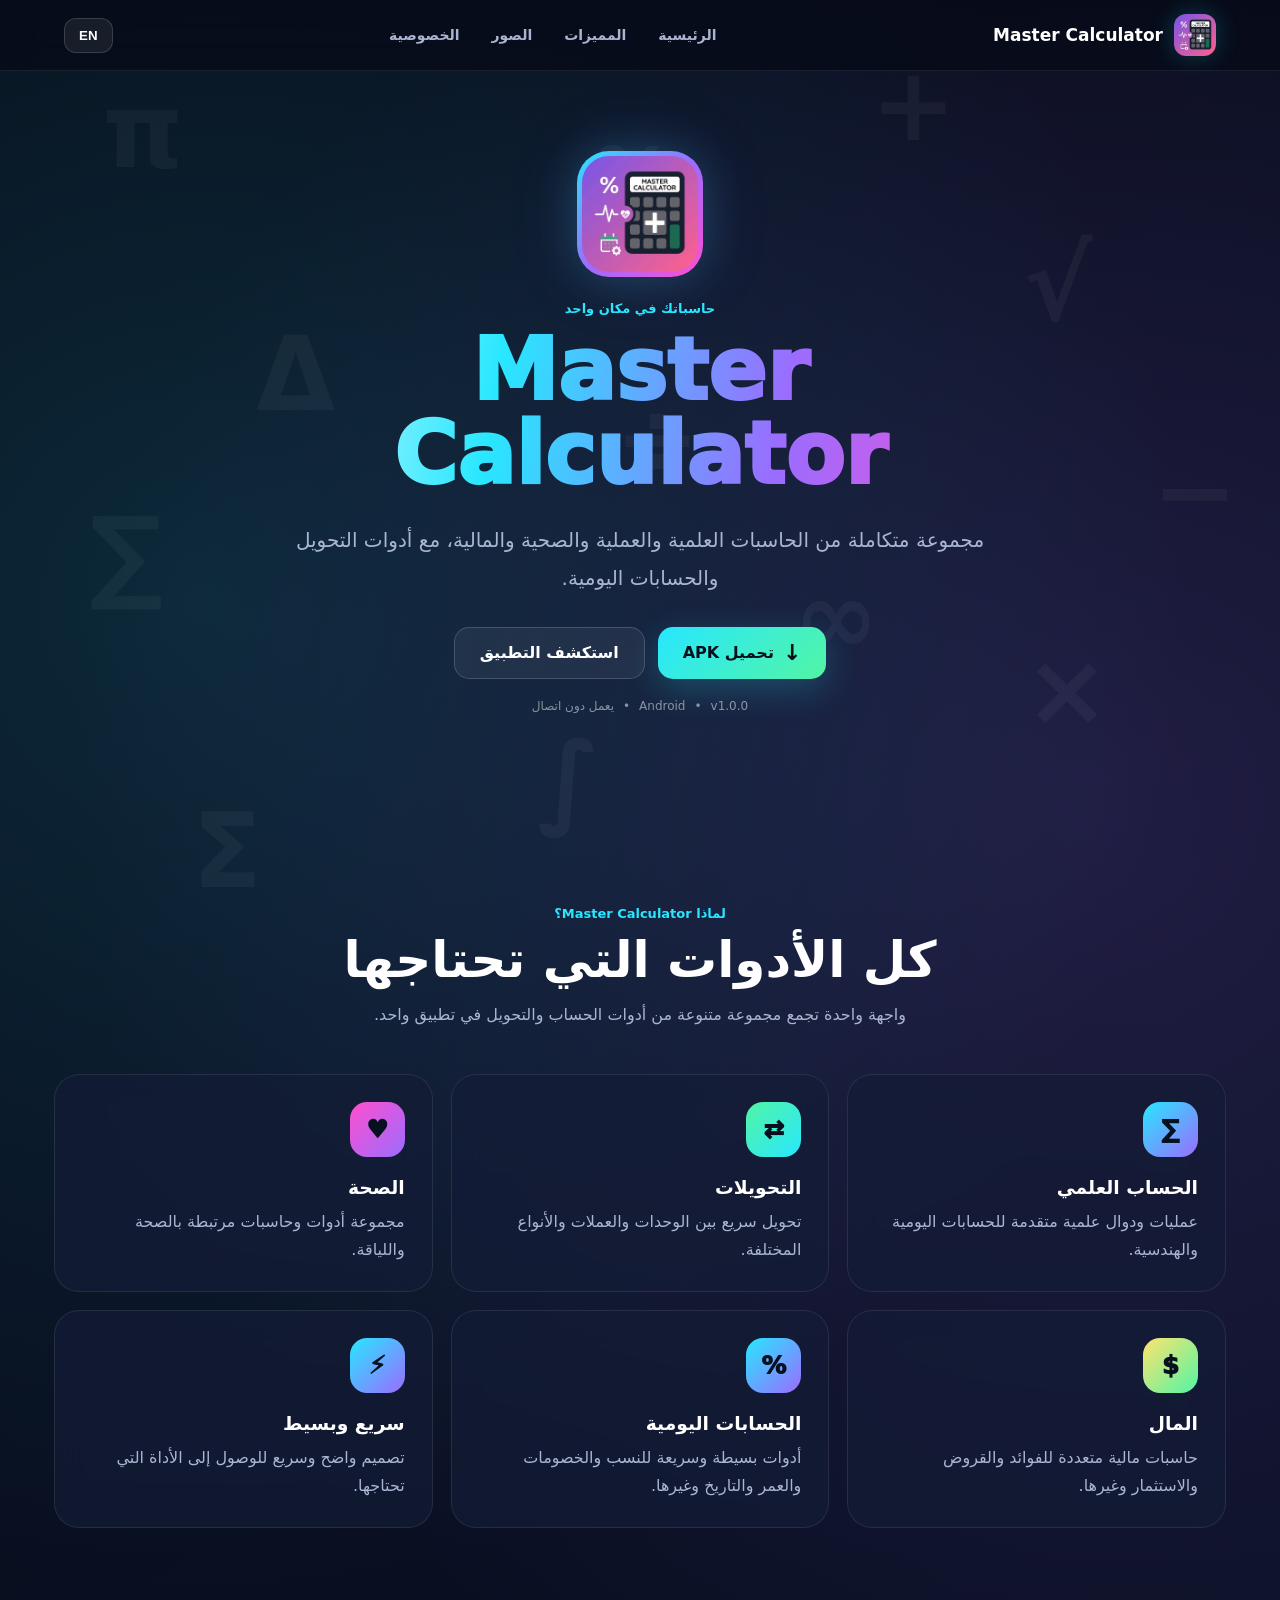
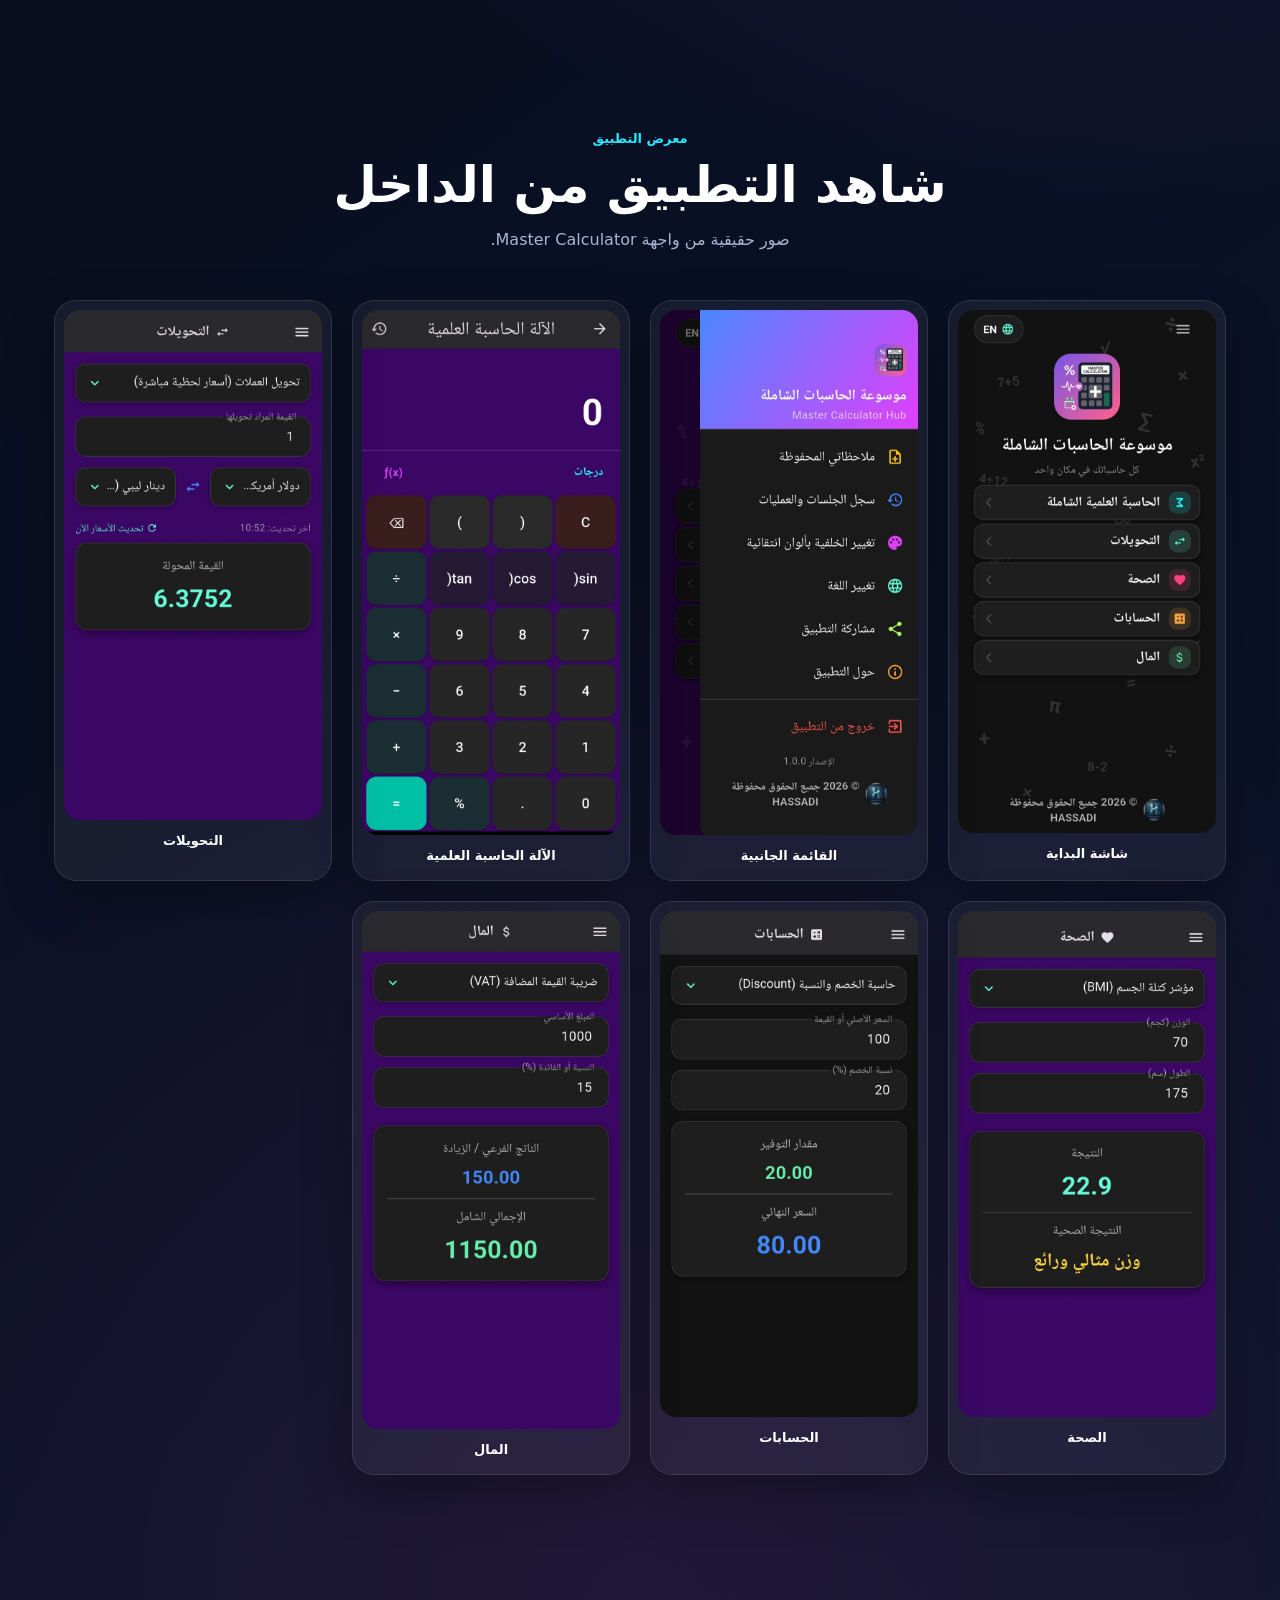
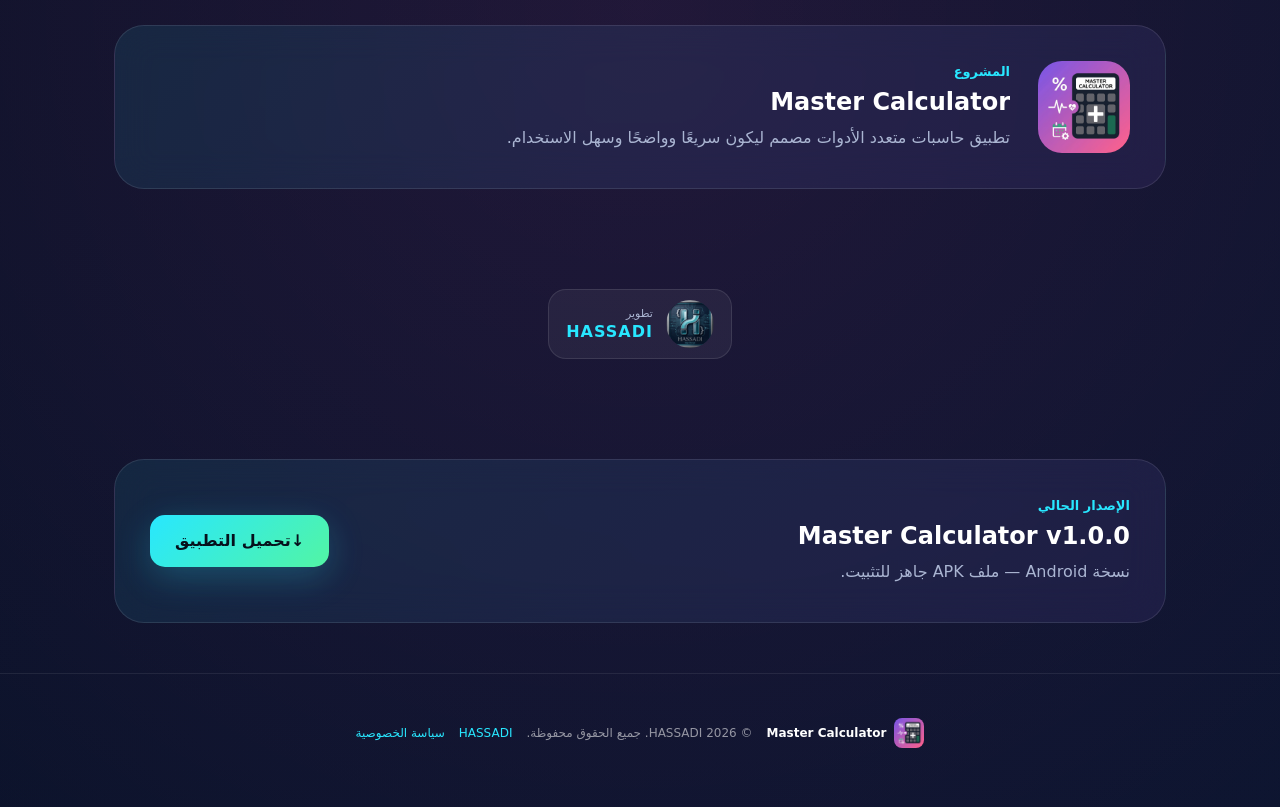
<file: index.html>
<!DOCTYPE html>
<html lang="ar" dir="rtl">

<head>
  <meta charset="UTF-8">

  <meta name="viewport"
        content="width=device-width, initial-scale=1.0">

  <meta name="theme-color" content="#070b18">

  <meta name="description"
        content="Master Calculator — مجموعة متكاملة من الحاسبات العلمية والصحية والمالية والتحويلات.">

  <title>Master Calculator</title>

  <link rel="icon"
        href="assets/screens/icons/app_icon.png">

  <link rel="stylesheet"
        href="style.css">
</head>

<body>

  <div class="math-bg" aria-hidden="true">
    <span>π</span>
    <span>√</span>
    <span>∑</span>
    <span>×</span>
    <span>÷</span>
    <span>∫</span>
    <span>％</span>
    <span>∞</span>
    <span>Δ</span>
    <span>Σ</span>
    <span>+</span>
    <span>−</span>
  </div>

  <header class="topbar">

    <a class="brand" href="#home">
      <img
        src="assets/screens/icons/app_icon.png"
        alt="Master Calculator">

      <span>Master Calculator</span>
    </a>

    <nav class="nav">

      <a href="#home"
         data-ar="الرئيسية"
         data-en="Home">
        الرئيسية
      </a>

      <a href="#features"
         data-ar="المميزات"
         data-en="Features">
        المميزات
      </a>

      <a href="#screenshots"
         data-ar="الصور"
         data-en="Screenshots">
        الصور
      </a>

      <a href="privacy.html"
         data-ar="الخصوصية"
         data-en="Privacy">
        الخصوصية
      </a>

    </nav>

    <button
      class="language-button"
      id="languageButton"
      type="button">
      EN
    </button>

  </header>


  <main id="home">

    <!-- HERO -->

    <section class="hero">

      <div class="hero-content">

        <div class="hero-icon">
          <img
            src="assets/screens/icons/app_icon.png"
            alt="Master Calculator">
        </div>

        <div class="hero-badge"
             data-ar="حاسباتك في مكان واحد"
             data-en="All your calculators in one place">
          حاسباتك في مكان واحد
        </div>

        <h1
          data-ar="Master Calculator"
          data-en="Master Calculator">
          Master Calculator
        </h1>

        <p class="hero-description"
           data-ar="مجموعة متكاملة من الحاسبات العلمية والعملية والصحية والمالية، مع أدوات التحويل والحسابات اليومية."
           data-en="A complete collection of scientific, practical, health and finance calculators, with conversion tools for everyday calculations.">
          مجموعة متكاملة من الحاسبات العلمية والعملية والصحية والمالية،
          مع أدوات التحويل والحسابات اليومية.
        </p>

        <div class="hero-actions">

          <a
            class="download-button"
            href="https://github.com/Ebrahassad/master-calculator-site/releases/download/v1.0.0/master-calculator.apk"
            download="master-calculator.apk">

            <span class="download-icon">↓</span>

            <span
              data-ar="تحميل APK"
              data-en="Download APK">
              تحميل APK
            </span>

          </a>

          <a
            class="secondary-button"
            href="#screenshots"
            data-ar="استكشف التطبيق"
            data-en="Explore the App">
            استكشف التطبيق
          </a>

        </div>

        <div class="version-line">
          <span>v1.0.0</span>
          <span>•</span>
          <span
            data-ar="Android"
            data-en="Android">
            Android
          </span>
          <span>•</span>
          <span
            data-ar="يعمل دون اتصال"
            data-en="Offline Ready">
            يعمل دون اتصال
          </span>
        </div>

      </div>

    </section>


    <!-- FEATURES -->

    <section class="section"
             id="features">

      <div class="section-heading">

        <span class="section-label"
              data-ar="لماذا Master Calculator؟"
              data-en="Why Master Calculator?">
          لماذا Master Calculator؟
        </span>

        <h2
          data-ar="كل الأدوات التي تحتاجها"
          data-en="Everything you need">
          كل الأدوات التي تحتاجها
        </h2>

        <p
          data-ar="واجهة واحدة تجمع مجموعة متنوعة من أدوات الحساب والتحويل في تطبيق واحد."
          data-en="One application bringing together a wide range of calculation and conversion tools.">
          واجهة واحدة تجمع مجموعة متنوعة من أدوات الحساب والتحويل في تطبيق واحد.
        </p>

      </div>


      <div class="feature-grid">

        <article class="feature-card">
          <div class="feature-icon">∑</div>
          <h3
            data-ar="الحساب العلمي"
            data-en="Scientific">
            الحساب العلمي
          </h3>
          <p
            data-ar="عمليات ودوال علمية متقدمة للحسابات اليومية والهندسية."
            data-en="Advanced scientific functions for everyday and engineering calculations.">
            عمليات ودوال علمية متقدمة للحسابات اليومية والهندسية.
          </p>
        </article>


        <article class="feature-card">
          <div class="feature-icon">⇄</div>
          <h3
            data-ar="التحويلات"
            data-en="Conversions">
            التحويلات
          </h3>
          <p
            data-ar="تحويل سريع بين الوحدات والعملات والأنواع المختلفة."
            data-en="Fast conversion between units, currencies and different formats.">
            تحويل سريع بين الوحدات والعملات والأنواع المختلفة.
          </p>
        </article>


        <article class="feature-card">
          <div class="feature-icon">♥</div>
          <h3
            data-ar="الصحة"
            data-en="Health">
            الصحة
          </h3>
          <p
            data-ar="مجموعة أدوات وحاسبات مرتبطة بالصحة واللياقة."
            data-en="Useful tools and calculators related to health and fitness.">
            مجموعة أدوات وحاسبات مرتبطة بالصحة واللياقة.
          </p>
        </article>


        <article class="feature-card">
          <div class="feature-icon">$</div>
          <h3
            data-ar="المال"
            data-en="Finance">
            المال
          </h3>
          <p
            data-ar="حاسبات مالية متعددة للفوائد والقروض والاستثمار وغيرها."
            data-en="Multiple financial calculators for interest, loans, investment and more.">
            حاسبات مالية متعددة للفوائد والقروض والاستثمار وغيرها.
          </p>
        </article>


        <article class="feature-card">
          <div class="feature-icon">%</div>
          <h3
            data-ar="الحسابات اليومية"
            data-en="Daily Calculations">
            الحسابات اليومية
          </h3>
          <p
            data-ar="أدوات بسيطة وسريعة للنسب والخصومات والعمر والتاريخ وغيرها."
            data-en="Quick tools for percentages, discounts, age, dates and more.">
            أدوات بسيطة وسريعة للنسب والخصومات والعمر والتاريخ وغيرها.
          </p>
        </article>


        <article class="feature-card">
          <div class="feature-icon">⚡</div>
          <h3
            data-ar="سريع وبسيط"
            data-en="Fast & Simple">
            سريع وبسيط
          </h3>
          <p
            data-ar="تصميم واضح وسريع للوصول إلى الأداة التي تحتاجها."
            data-en="A clean and fast interface designed for quick access.">
            تصميم واضح وسريع للوصول إلى الأداة التي تحتاجها.
          </p>
        </article>

      </div>

    </section>


    <!-- SCREENSHOTS -->

    <section class="section screenshots-section"
             id="screenshots">

      <div class="section-heading">

        <span class="section-label"
              data-ar="معرض التطبيق"
              data-en="App Gallery">
          معرض التطبيق
        </span>

        <h2
          data-ar="شاهد التطبيق من الداخل"
          data-en="See the app in action">
          شاهد التطبيق من الداخل
        </h2>

        <p
          data-ar="صور حقيقية من واجهة Master Calculator."
          data-en="Real screenshots from the Master Calculator interface.">
          صور حقيقية من واجهة Master Calculator.
        </p>

      </div>


      <div class="screenshots-grid">

        <figure class="screenshot-card">
          <img
            class="app-screen"
            src="assets/screens/ar/a_1.jpg"
            data-ar-src="assets/screens/ar/a_1.jpg"
            data-en-src="assets/screens/en/e_1.jpg"
            alt="Master Calculator">
          <figcaption
            data-ar="شاشة البداية"
            data-en="Home Screen">
            شاشة البداية
          </figcaption>
        </figure>


        <figure class="screenshot-card">
          <img
            class="app-screen"
            src="assets/screens/ar/a_2.jpg"
            data-ar-src="assets/screens/ar/a_2.jpg"
            data-en-src="assets/screens/en/e_2.jpg"
            alt="Master Calculator Menu">
          <figcaption
            data-ar="القائمة الجانبية"
            data-en="Side Menu">
            القائمة الجانبية
          </figcaption>
        </figure>


        <figure class="screenshot-card">
          <img
            class="app-screen"
            src="assets/screens/ar/a_3.jpg"
            data-ar-src="assets/screens/ar/a_3.jpg"
            data-en-src="assets/screens/en/e_3.jpg"
            alt="Scientific Calculator">
          <figcaption
            data-ar="الآلة الحاسبة العلمية"
            data-en="Scientific Calculator">
            الآلة الحاسبة العلمية
          </figcaption>
        </figure>


        <figure class="screenshot-card">
          <img
            class="app-screen"
            src="assets/screens/ar/a_4.jpg"
            data-ar-src="assets/screens/ar/a_4.jpg"
            data-en-src="assets/screens/en/e_4.jpg"
            alt="Conversions">
          <figcaption
            data-ar="التحويلات"
            data-en="Conversions">
            التحويلات
          </figcaption>
        </figure>


        <figure class="screenshot-card">
          <img
            class="app-screen"
            src="assets/screens/ar/a_5.jpg"
            data-ar-src="assets/screens/ar/a_5.jpg"
            data-en-src="assets/screens/en/e_5.jpg"
            alt="Health">
          <figcaption
            data-ar="الصحة"
            data-en="Health">
            الصحة
          </figcaption>
        </figure>


        <figure class="screenshot-card">
          <img
            class="app-screen"
            src="assets/screens/ar/a_6.jpg"
            data-ar-src="assets/screens/ar/a_6.jpg"
            data-en-src="assets/screens/en/e_6.jpg"
            alt="Calculations">
          <figcaption
            data-ar="الحسابات"
            data-en="Calculations">
            الحسابات
          </figcaption>
        </figure>


        <figure class="screenshot-card">
          <img
            class="app-screen"
            src="assets/screens/ar/a_7.jpg"
            data-ar-src="assets/screens/ar/a_7.jpg"
            data-en-src="assets/screens/en/e_7.jpg"
            alt="Finance">
          <figcaption
            data-ar="المال"
            data-en="Finance">
            المال
          </figcaption>
        </figure>

      </div>

    </section>


    <!-- PROJECT -->

    <section class="project-section">

      <div class="project-card">

        <div class="project-icon">
          <img
            src="assets/screens/icons/app_icon.png"
            alt="Master Calculator">
        </div>

        <div>

          <span class="section-label"
                data-ar="المشروع"
                data-en="The Project">
            المشروع
          </span>

          <h2
            data-ar="Master Calculator"
            data-en="Master Calculator">
            Master Calculator
          </h2>

          <p
            data-ar="تطبيق حاسبات متعدد الأدوات مصمم ليكون سريعًا وواضحًا وسهل الاستخدام."
            data-en="A multi-tool calculator app designed to be fast, clear and easy to use.">
            تطبيق حاسبات متعدد الأدوات مصمم ليكون سريعًا وواضحًا وسهل الاستخدام.
          </p>

        </div>

      </div>

    </section>


    <!-- DEVELOPER -->

    <section class="developer-section">

      <a
        class="developer-card"
        href="https://ebrahassad.github.io/Hassadi-Apps/#apps"
        target="_blank"
        rel="noopener noreferrer">

        <img
          src="assets/screens/icons/hr_icon.png"
          alt="HASSADI">

        <div>

          <span
            data-ar="تطوير"
            data-en="Developed by">
            تطوير
          </span>

          <strong>HASSADI</strong>

        </div>

      </a>

    </section>


    <!-- DOWNLOAD -->

    <section class="download-section">

      <div class="download-card">

        <div>

          <span class="section-label"
                data-ar="الإصدار الحالي"
                data-en="Current Release">
            الإصدار الحالي
          </span>

          <h2>Master Calculator v1.0.0</h2>

          <p
            data-ar="نسخة Android — ملف APK جاهز للتثبيت."
            data-en="Android version — APK ready to install.">
            نسخة Android — ملف APK جاهز للتثبيت.
          </p>

        </div>

        <a
          class="download-button"
          href="https://github.com/Ebrahassad/master-calculator-site/releases/download/v1.0.0/master-calculator.apk"
          download="master-calculator.apk">

          ↓

          <span
            data-ar="تحميل التطبيق"
            data-en="Download App">
            تحميل التطبيق
          </span>

        </a>

      </div>

    </section>

  </main>


  <footer>

    <div class="footer-brand">

      <img
        src="assets/screens/icons/app_icon.png"
        alt="Master Calculator">

      <strong>Master Calculator</strong>

    </div>

    <p
      data-ar="© 2026 HASSADI. جميع الحقوق محفوظة."
      data-en="© 2026 HASSADI. All rights reserved.">
      © 2026 HASSADI. جميع الحقوق محفوظة.
    </p>

    <a
      href="https://ebrahassad.github.io/Hassadi-Apps/#apps"
      target="_blank"
      rel="noopener noreferrer">
      HASSADI
    </a>

    <a
      href="privacy.html"
      data-ar="سياسة الخصوصية"
      data-en="Privacy Policy">
      سياسة الخصوصية
    </a>

  </footer>


  <script src="script.js"></script>

</body>
</html>
</file>
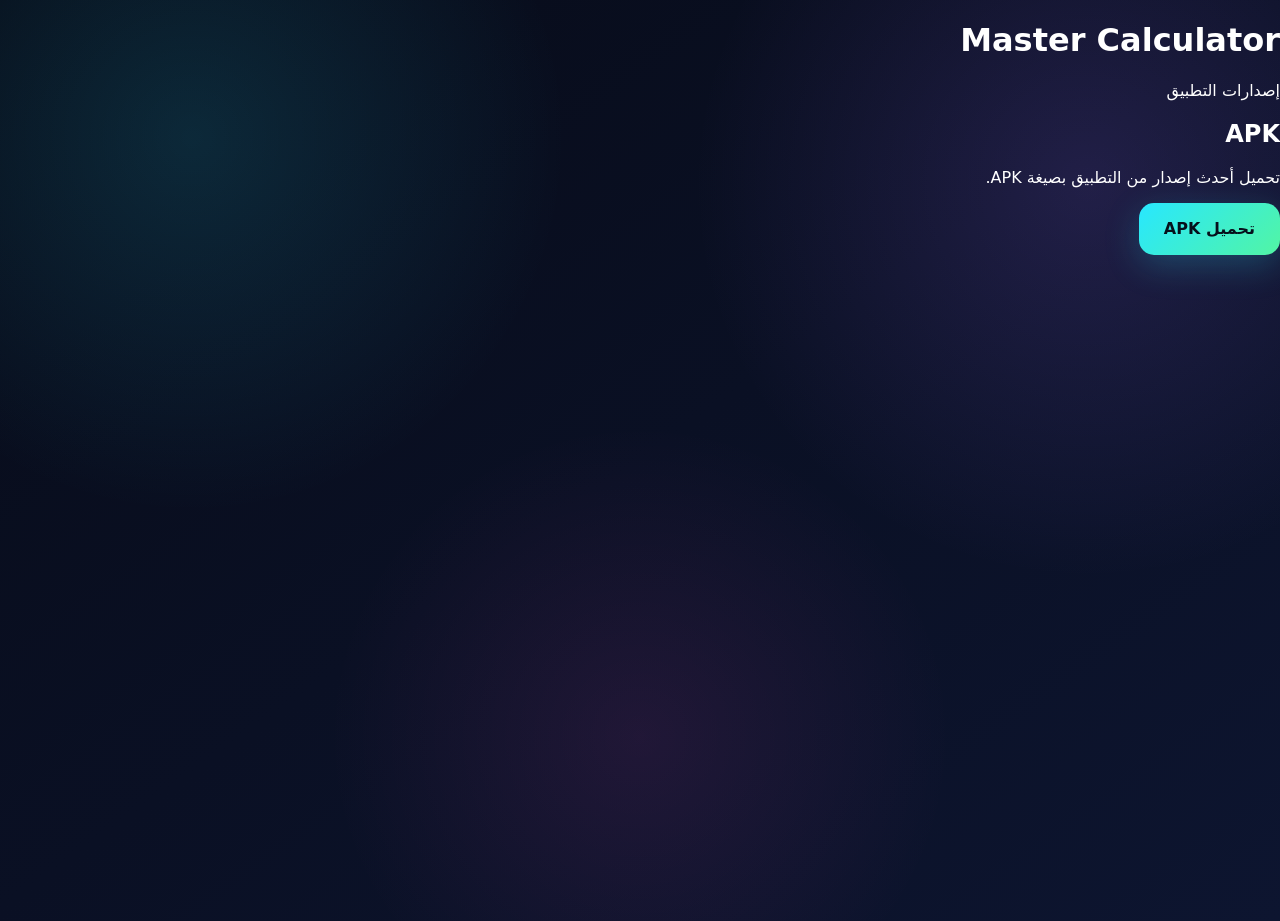
<file: releases/index.html>
<!DOCTYPE html>
<html lang="ar" dir="rtl">
<head>
  <meta charset="UTF-8">
  <meta name="viewport" content="width=device-width, initial-scale=1.0">
  <title>Master Calculator - Releases</title>
  <link rel="stylesheet" href="../style.css">
</head>
<body>
  <main class="release-page">
    <h1>Master Calculator</h1>
    <p>إصدارات التطبيق</p>

    <section class="release-card">
      <h2>APK</h2>
      <p>تحميل أحدث إصدار من التطبيق بصيغة APK.</p>
      <a class="download-button" href="https://github.com/Ebrahassad/master-calculator-site/releases/tag/v1.0.0">
        تحميل APK
      </a>
    </section>
  </main>
</body>
</html>
</file>
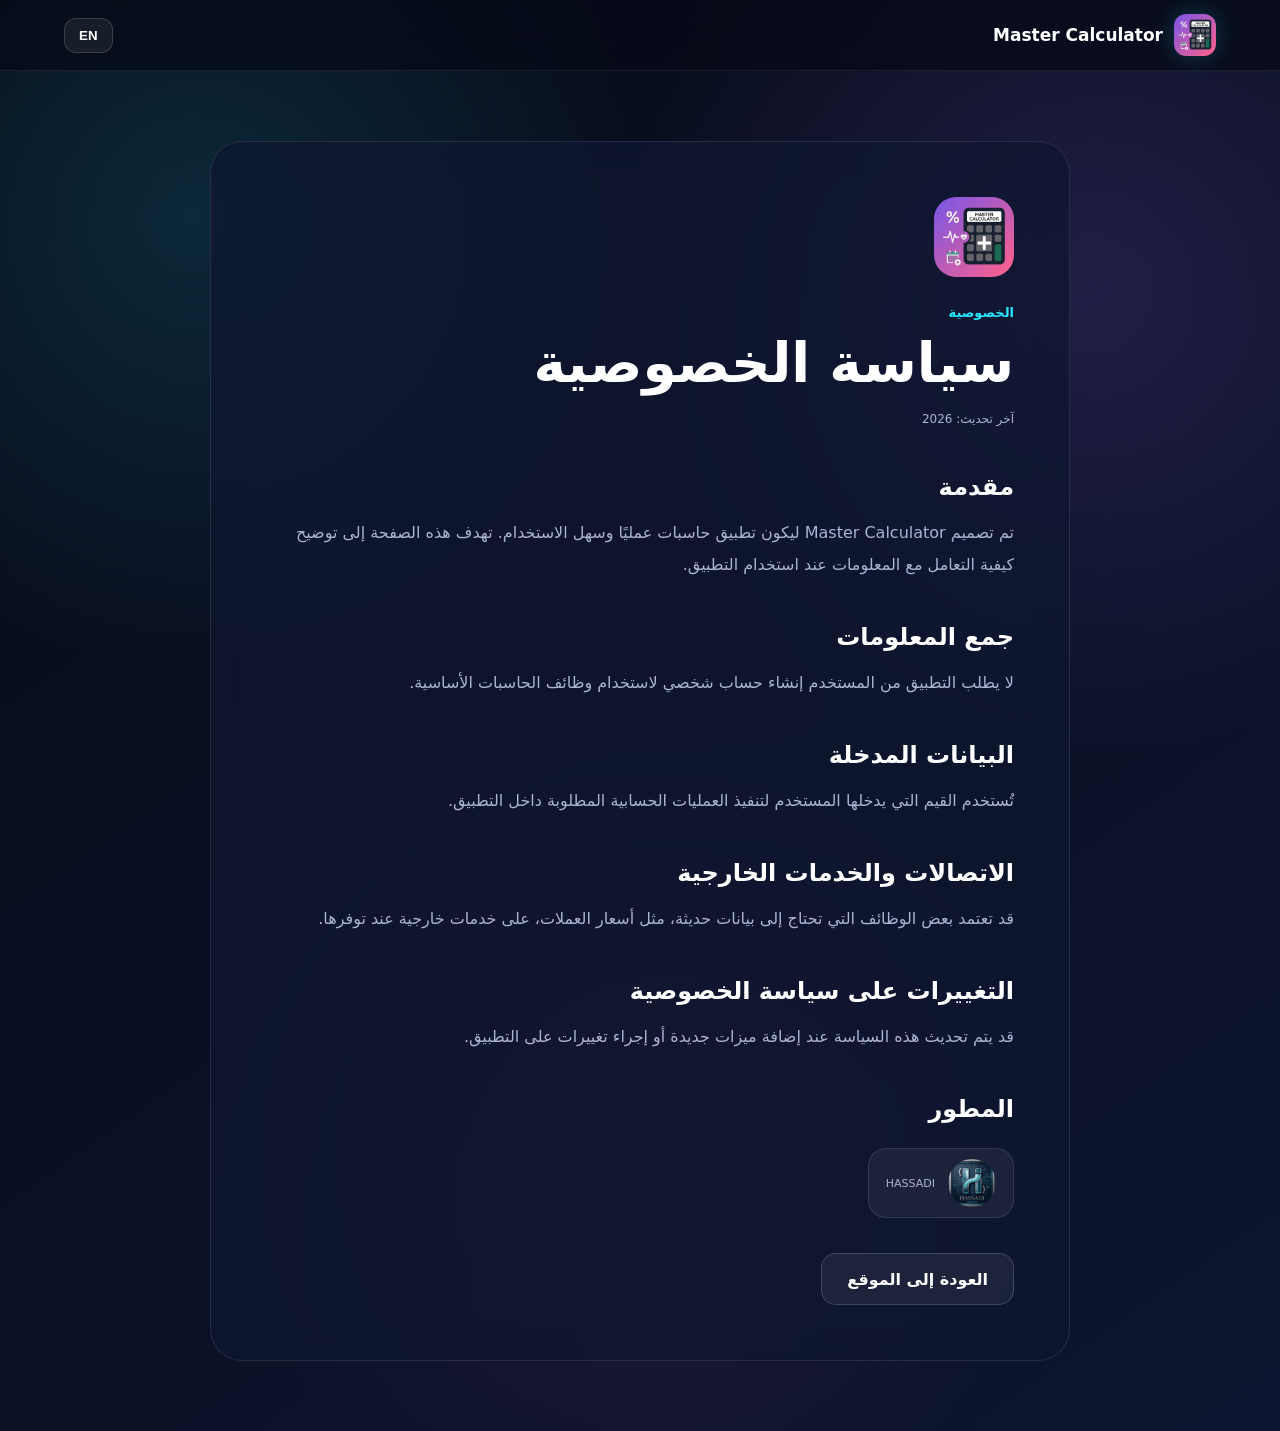
<file: privacy.html>
<!DOCTYPE html>
<html lang="ar" dir="rtl">

<head>

  <meta charset="UTF-8">

  <meta name="viewport"
        content="width=device-width, initial-scale=1.0">

  <meta name="theme-color"
        content="#070b18">

  <title>Privacy Policy - Master Calculator</title>

  <link rel="icon"
        href="assets/screens/icons/app_icon.png">

  <link rel="stylesheet"
        href="style.css">

</head>

<body>

  <header class="topbar">

    <a class="brand" href="index.html">

      <img
        src="assets/screens/icons/app_icon.png"
        alt="Master Calculator">

      <span>Master Calculator</span>

    </a>

    <button
      class="language-button"
      id="languageButton"
      type="button">
      EN
    </button>

  </header>


  <main class="privacy-page">

    <div class="privacy-card">

      <div class="privacy-icon">

        <img
          src="assets/screens/icons/app_icon.png"
          alt="Master Calculator">

      </div>

      <span class="section-label"
            data-ar="الخصوصية"
            data-en="Privacy">
        الخصوصية
      </span>

      <h1
        data-ar="سياسة الخصوصية"
        data-en="Privacy Policy">
        سياسة الخصوصية
      </h1>

      <p class="updated"
         data-ar="آخر تحديث: 2026"
         data-en="Last updated: 2026">
        آخر تحديث: 2026
      </p>


      <section>

        <h2
          data-ar="مقدمة"
          data-en="Introduction">
          مقدمة
        </h2>

        <p
          data-ar="تم تصميم Master Calculator ليكون تطبيق حاسبات عمليًا وسهل الاستخدام. تهدف هذه الصفحة إلى توضيح كيفية التعامل مع المعلومات عند استخدام التطبيق."
          data-en="Master Calculator is designed as a practical and easy-to-use calculator application. This page explains how information is handled when using the application.">
          تم تصميم Master Calculator ليكون تطبيق حاسبات عمليًا وسهل الاستخدام.
          تهدف هذه الصفحة إلى توضيح كيفية التعامل مع المعلومات عند استخدام التطبيق.
        </p>

      </section>


      <section>

        <h2
          data-ar="جمع المعلومات"
          data-en="Information Collection">
          جمع المعلومات
        </h2>

        <p
          data-ar="لا يطلب التطبيق من المستخدم إنشاء حساب شخصي لاستخدام وظائف الحاسبات الأساسية."
          data-en="The application does not require users to create a personal account to use its core calculator functions.">
          لا يطلب التطبيق من المستخدم إنشاء حساب شخصي لاستخدام وظائف الحاسبات الأساسية.
        </p>

      </section>


      <section>

        <h2
          data-ar="البيانات المدخلة"
          data-en="User Input">
          البيانات المدخلة
        </h2>

        <p
          data-ar="تُستخدم القيم التي يدخلها المستخدم لتنفيذ العمليات الحسابية المطلوبة داخل التطبيق."
          data-en="Values entered by the user are used to perform the requested calculations within the application.">
          تُستخدم القيم التي يدخلها المستخدم لتنفيذ العمليات الحسابية المطلوبة داخل التطبيق.
        </p>

      </section>


      <section>

        <h2
          data-ar="الاتصالات والخدمات الخارجية"
          data-en="External Services">
          الاتصالات والخدمات الخارجية
        </h2>

        <p
          data-ar="قد تعتمد بعض الوظائف التي تحتاج إلى بيانات حديثة، مثل أسعار العملات، على خدمات خارجية عند توفرها."
          data-en="Some features that require current information, such as currency rates, may rely on external services when available.">
          قد تعتمد بعض الوظائف التي تحتاج إلى بيانات حديثة، مثل أسعار العملات،
          على خدمات خارجية عند توفرها.
        </p>

      </section>


      <section>

        <h2
          data-ar="التغييرات على سياسة الخصوصية"
          data-en="Changes to this Policy">
          التغييرات على سياسة الخصوصية
        </h2>

        <p
          data-ar="قد يتم تحديث هذه السياسة عند إضافة ميزات جديدة أو إجراء تغييرات على التطبيق."
          data-en="This policy may be updated when new features are added or changes are made to the application.">
          قد يتم تحديث هذه السياسة عند إضافة ميزات جديدة أو إجراء تغييرات على التطبيق.
        </p>

      </section>


      <section>

        <h2
          data-ar="المطور"
          data-en="Developer">
          المطور
        </h2>

        <a
          class="developer-card privacy-developer"
          href="https://ebrahassad.github.io/Hassadi-Apps/#apps"
          target="_blank"
          rel="noopener noreferrer">

          <img
            src="assets/screens/icons/hr_icon.png"
            alt="HASSADI">

          <div>

            <span>HASSADI</span>

          </div>

        </a>

      </section>


      <a
        class="secondary-button privacy-back"
        href="index.html"
        data-ar="العودة إلى الموقع"
        data-en="Back to Website">
        العودة إلى الموقع
      </a>

    </div>

  </main>


  <script src="script.js"></script>

</body>
</html>
</file>
<file: style.css>
:root {
  --bg: #070b18;
  --bg2: #0d1530;
  --card: rgba(20, 28, 55, .72);
  --card2: rgba(255, 255, 255, .055);
  --text: #ffffff;
  --muted: #aab5d2;
  --cyan: #28e7ff;
  --purple: #9b6cff;
  --pink: #ff4fcf;
  --green: #52f5a4;
  --yellow: #ffe36e;
}

* {
  box-sizing: border-box;
}

html {
  scroll-behavior: smooth;
}

body {
  margin: 0;
  color: var(--text);
  background:
    radial-gradient(circle at 15% 15%, rgba(40, 231, 255, .13), transparent 28%),
    radial-gradient(circle at 85% 20%, rgba(155, 108, 255, .16), transparent 30%),
    radial-gradient(circle at 50% 80%, rgba(255, 79, 207, .09), transparent 32%),
    linear-gradient(145deg, var(--bg), var(--bg2));
  font-family:
    system-ui,
    -apple-system,
    BlinkMacSystemFont,
    "Segoe UI",
    sans-serif;
  min-height: 100vh;
  overflow-x: hidden;
}

a {
  color: inherit;
  text-decoration: none;
}

.math-bg {
  position: fixed;
  inset: 0;
  overflow: hidden;
  pointer-events: none;
  z-index: -1;
}

.math-bg span {
  position: absolute;
  color: rgba(255, 255, 255, .045);
  font-size: clamp(50px, 8vw, 110px);
  font-weight: 800;
  user-select: none;
}

.math-bg span:nth-child(1) { top: 8%; left: 8%; }
.math-bg span:nth-child(2) { top: 25%; left: 80%; }
.math-bg span:nth-child(3) { top: 55%; left: 7%; }
.math-bg span:nth-child(4) { top: 70%; left: 80%; }
.math-bg span:nth-child(5) { top: 42%; left: 48%; }
.math-bg span:nth-child(6) { top: 80%; left: 42%; }
.math-bg span:nth-child(7) { top: 13%; left: 45%; }
.math-bg span:nth-child(8) { top: 62%; left: 62%; }
.math-bg span:nth-child(9) { top: 35%; left: 20%; }
.math-bg span:nth-child(10) { top: 88%; left: 15%; }
.math-bg span:nth-child(11) { top: 5%; left: 68%; }
.math-bg span:nth-child(12) { top: 48%; left: 90%; }

.topbar {
  position: sticky;
  top: 0;
  z-index: 50;

  width: 100%;

  display: flex;
  align-items: center;
  justify-content: space-between;

  gap: 20px;

  padding: 14px clamp(18px, 5vw, 70px);

  background: rgba(7, 11, 24, .78);
  border-bottom: 1px solid rgba(255, 255, 255, .08);

  backdrop-filter: blur(18px);
}

.brand {
  display: flex;
  align-items: center;
  gap: 11px;

  font-weight: 900;
  font-size: 17px;
  white-space: nowrap;
}

.brand img {
  width: 42px;
  height: 42px;
  border-radius: 12px;
  object-fit: cover;
  box-shadow: 0 0 25px rgba(40, 231, 255, .22);
}

.nav {
  display: flex;
  align-items: center;
  justify-content: center;
  gap: clamp(12px, 3vw, 32px);
}

.nav a {
  color: var(--muted);
  font-size: 14px;
  font-weight: 700;
  transition: color .2s ease;
}

.nav a:hover {
  color: white;
}

.language-button {
  border: 1px solid rgba(255, 255, 255, .15);
  border-radius: 12px;

  padding: 9px 14px;

  color: white;
  background: rgba(255, 255, 255, .07);

  font-weight: 800;
  cursor: pointer;
}

.hero {
  min-height: 720px;

  display: flex;
  align-items: center;
  justify-content: center;

  text-align: center;

  padding: 80px 20px 90px;
}

.hero-content {
  max-width: 850px;
}

.hero-icon {
  width: 126px;
  height: 126px;

  margin: 0 auto 24px;

  padding: 5px;

  border-radius: 32px;

  background:
    linear-gradient(135deg, var(--cyan), var(--purple), var(--pink));

  box-shadow:
    0 0 45px rgba(40, 231, 255, .18),
    0 0 70px rgba(155, 108, 255, .15);
}

.hero-icon img {
  width: 100%;
  height: 100%;

  border-radius: 27px;

  object-fit: cover;
}

.hero-badge,
.section-label {
  color: var(--cyan);
  font-weight: 800;
  font-size: 13px;
}

.hero h1 {
  margin: 12px 0;

  font-size: clamp(46px, 9vw, 86px);
  line-height: .98;
  font-weight: 950;

  background:
    linear-gradient(
      100deg,
      #fff,
      var(--cyan),
      var(--purple),
      var(--pink)
    );

  -webkit-background-clip: text;
  background-clip: text;
  color: transparent;
}

.hero-description {
  max-width: 700px;

  margin: 24px auto;

  color: var(--muted);

  font-size: clamp(16px, 2.5vw, 20px);
  line-height: 1.9;
}

.hero-actions {
  display: flex;
  justify-content: center;
  align-items: center;
  flex-wrap: wrap;

  gap: 13px;

  margin-top: 30px;
}

.download-button,
.secondary-button {
  display: inline-flex;
  align-items: center;
  justify-content: center;

  min-height: 52px;

  padding: 0 25px;

  border-radius: 15px;

  font-weight: 900;

  transition:
    transform .2s ease,
    box-shadow .2s ease;
}

.download-button {
  color: #06101c;

  background:
    linear-gradient(
      135deg,
      var(--cyan),
      var(--green)
    );

  box-shadow:
    0 10px 35px rgba(40, 231, 255, .22);
}

.download-button:hover,
.secondary-button:hover {
  transform: translateY(-3px);
}

.download-icon {
  font-size: 22px;
  margin-inline-end: 9px;
}

.secondary-button {
  border: 1px solid rgba(255, 255, 255, .16);
  background: rgba(255, 255, 255, .06);
}

.version-line {
  display: flex;
  justify-content: center;
  gap: 9px;

  margin-top: 20px;

  color: rgba(255, 255, 255, .5);

  font-size: 12px;
}

.section {
  max-width: 1220px;
  margin: 0 auto;

  padding: 100px 24px;
}

.section-heading {
  text-align: center;
  margin-bottom: 45px;
}

.section-heading h2 {
  margin: 9px 0 12px;

  font-size: clamp(30px, 5vw, 50px);
}

.section-heading p {
  max-width: 680px;

  margin: auto;

  color: var(--muted);

  line-height: 1.8;
}

.feature-grid {
  display: grid;

  grid-template-columns:
    repeat(3, minmax(0, 1fr));

  gap: 18px;
}

.feature-card {
  padding: 27px;

  border:
    1px solid rgba(255, 255, 255, .09);

  border-radius: 25px;

  background: var(--card);

  backdrop-filter: blur(15px);

  transition:
    transform .25s ease,
    border-color .25s ease;
}

.feature-card:hover {
  transform: translateY(-6px);

  border-color:
    rgba(40, 231, 255, .3);
}

.feature-icon {
  width: 55px;
  height: 55px;

  display: grid;
  place-items: center;

  margin-bottom: 20px;

  border-radius: 17px;

  color: #07101e;

  background:
    linear-gradient(
      135deg,
      var(--cyan),
      var(--purple)
    );

  font-size: 25px;
  font-weight: 950;
}

.feature-card:nth-child(2) .feature-icon {
  background: linear-gradient(135deg, var(--green), var(--cyan));
}

.feature-card:nth-child(3) .feature-icon {
  background: linear-gradient(135deg, var(--pink), var(--purple));
}

.feature-card:nth-child(4) .feature-icon {
  background: linear-gradient(135deg, var(--yellow), var(--green));
}

.feature-card h3 {
  margin: 0 0 10px;
}

.feature-card p {
  margin: 0;

  color: var(--muted);

  line-height: 1.75;
}

.screenshots-grid {
  display: grid;

  grid-template-columns:
    repeat(4, minmax(0, 1fr));

  gap: 20px;
}

.screenshot-card {
  margin: 0;

  padding: 9px;

  border-radius: 22px;

  background:
    rgba(255, 255, 255, .055);

  border:
    1px solid rgba(255, 255, 255, .10);

  box-shadow:
    0 20px 50px rgba(0, 0, 0, .25);

  transition:
    transform .25s ease,
    border-color .25s ease;
}

.screenshot-card:hover {
  transform: translateY(-7px);

  border-color:
    rgba(40, 231, 255, .3);
}

.app-screen {
  display: block;

  width: 100%;
  height: auto;

  border-radius: 16px;

  object-fit: cover;
}

.screenshot-card figcaption {
  padding: 13px 5px 8px;

  text-align: center;

  font-size: 13px;
  font-weight: 800;
}

.project-section,
.developer-section,
.download-section {
  max-width: 1100px;

  margin: 0 auto;

  padding: 50px 24px;
}

.project-card,
.download-card {
  display: flex;
  align-items: center;
  gap: 28px;

  padding: 35px;

  border-radius: 30px;

  border:
    1px solid rgba(255, 255, 255, .1);

  background:
    linear-gradient(
      135deg,
      rgba(40, 231, 255, .09),
      rgba(155, 108, 255, .09)
    );

  backdrop-filter: blur(18px);
}

.project-icon {
  flex: 0 0 auto;

  width: 92px;
  height: 92px;
}

.project-icon img {
  width: 100%;
  height: 100%;

  border-radius: 24px;
}

.project-card h2,
.download-card h2 {
  margin: 8px 0;
}

.project-card p,
.download-card p {
  margin: 0;

  color: var(--muted);

  line-height: 1.8;
}

.developer-section {
  display: flex;
  justify-content: center;
}

.developer-card {
  display: inline-flex;
  align-items: center;

  gap: 13px;

  padding: 10px 17px;

  border-radius: 18px;

  border: 1px solid rgba(255, 255, 255, .1);

  background: rgba(255, 255, 255, .055);

  transition: transform .2s ease;
}

.developer-card:hover {
  transform: translateY(-3px);
}

.developer-card img {
  width: 48px;
  height: 48px;

  border-radius: 50%;

  object-fit: cover;
}

.developer-card span {
  display: block;

  color: var(--muted);

  font-size: 11px;
}

.developer-card strong {
  display: block;

  margin-top: 2px;

  color: var(--cyan);

  letter-spacing: 1px;
}

.download-card {
  justify-content: space-between;
}

footer {
  display: flex;
  align-items: center;
  justify-content: center;
  flex-wrap: wrap;

  gap: 14px;

  padding: 40px 20px 55px;

  color: rgba(255, 255, 255, .55);

  border-top:
    1px solid rgba(255, 255, 255, .08);

  font-size: 12px;
}

.footer-brand {
  display: flex;
  align-items: center;
  gap: 8px;

  color: white;
}

.footer-brand img {
  width: 30px;
  height: 30px;

  border-radius: 8px;
}

footer a {
  color: var(--cyan);
}

.privacy-page {
  max-width: 900px;

  margin: auto;

  padding: 70px 20px;
}

.privacy-card {
  padding: clamp(25px, 6vw, 55px);

  border-radius: 32px;

  border:
    1px solid rgba(255, 255, 255, .1);

  background:
    rgba(15, 23, 48, .76);

  backdrop-filter: blur(18px);
}

.privacy-icon {
  width: 80px;
  height: 80px;

  margin-bottom: 25px;
}

.privacy-icon img {
  width: 100%;
  height: 100%;

  border-radius: 22px;
}

.privacy-card h1 {
  margin: 10px 0;

  font-size: clamp(34px, 6vw, 55px);
}

.updated {
  color: rgba(255, 255, 255, .45);
  font-size: 12px;
}

.privacy-card section {
  margin-top: 42px;
}

.privacy-card h2 {
  margin-bottom: 10px;
}

.privacy-card p {
  color: var(--muted);

  line-height: 2;
}

.privacy-developer {
  margin-top: 15px;
}

.privacy-back {
  margin-top: 35px;
}

@media (max-width: 900px) {

  .nav {
    display: none;
  }

  .feature-grid {
    grid-template-columns:
      repeat(2, minmax(0, 1fr));
  }

  .screenshots-grid {
    grid-template-columns:
      repeat(3, minmax(0, 1fr));
  }

}

@media (max-width: 650px) {

  .topbar {
    padding: 10px 14px;
  }

  .brand span {
    font-size: 14px;
  }

  .brand img {
    width: 36px;
    height: 36px;
  }

  .hero {
    min-height: auto;
    padding: 70px 18px;
  }

  .hero-icon {
    width: 100px;
    height: 100px;
  }

  .feature-grid,
  .screenshots-grid {
    grid-template-columns:
      repeat(2, minmax(0, 1fr));
  }

  .feature-card {
    padding: 20px;
  }

  .project-card,
  .download-card {
    flex-direction: column;
    align-items: flex-start;
    padding: 25px;
  }

  .download-card .download-button {
    width: 100%;
  }

  footer {
    flex-direction: column;
  }

}

@media (max-width: 400px) {

  .screenshots-grid {
    grid-template-columns: 1fr;
  }

}
</file>
